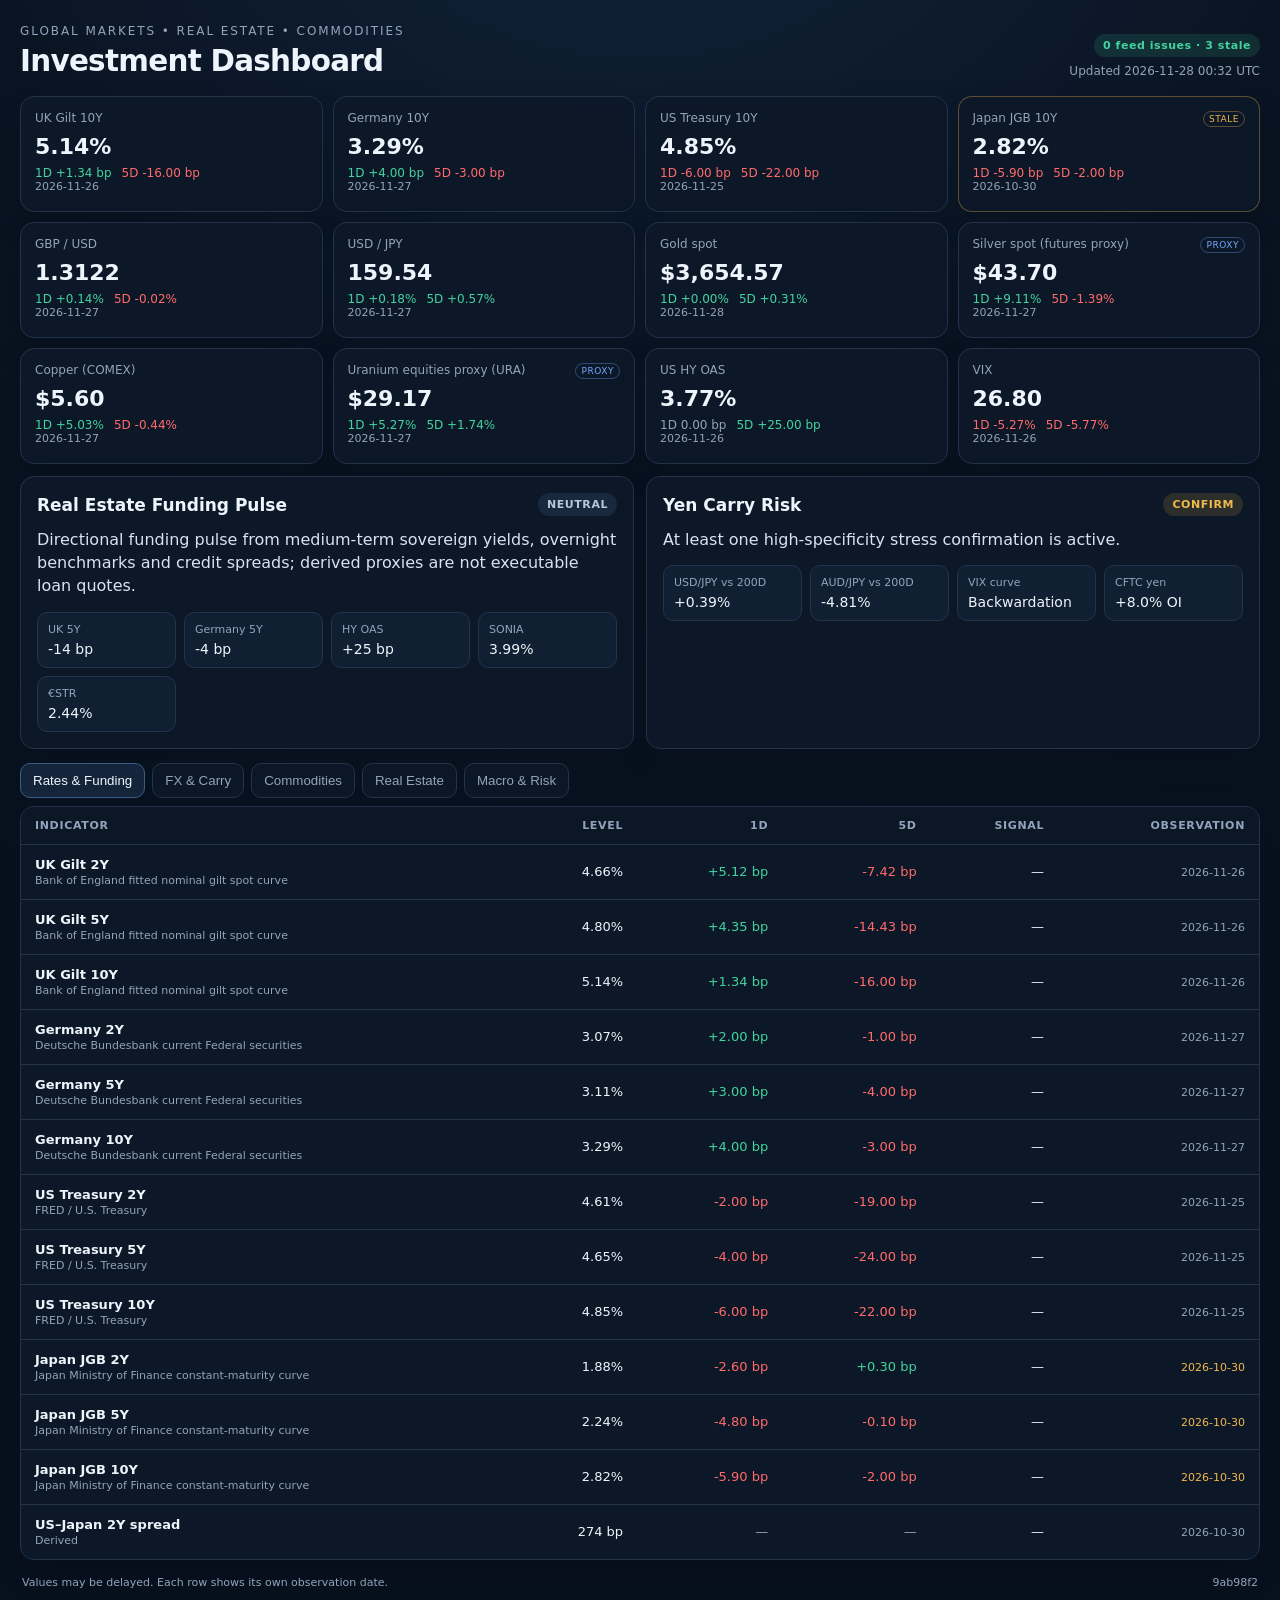
<file: index.html>
<!doctype html>
<html lang="en">
<head>
  <meta charset="utf-8" />
  <meta name="viewport" content="width=device-width, initial-scale=1" />
  <meta name="theme-color" content="#0b1220" />
  <title>Market & Real Estate Dashboard</title>
  <link rel="stylesheet" href="assets/dashboard.css" />
</head>
<body>
  <main class="shell">
    <header class="topbar">
      <div>
        <p class="eyebrow">GLOBAL MARKETS • REAL ESTATE • COMMODITIES</p>
        <h1>Investment Dashboard</h1>
      </div>
      <div class="status-wrap">
        <span id="market-status" class="pill neutral">Loading</span>
        <div class="asof" id="asof">As of —</div>
      </div>
    </header>

    <section class="headline-grid" id="headline-grid"></section>

    <section class="signal-row">
      <article class="panel signal-panel">
        <div class="panel-head"><h2>Real Estate Funding Pulse</h2><span id="re-signal" class="pill neutral">—</span></div>
        <p id="re-summary" class="summary">Loading funding conditions…</p>
        <div class="mini-grid" id="re-drivers"></div>
      </article>
      <article class="panel signal-panel">
        <div class="panel-head"><h2>Yen Carry Risk</h2><span id="carry-signal" class="pill neutral">—</span></div>
        <p id="carry-summary" class="summary">Loading carry indicators…</p>
        <div class="mini-grid" id="carry-drivers"></div>
      </article>
    </section>

    <nav class="tabs" aria-label="Dashboard sections">
      <button class="tab active" data-tab="rates">Rates & Funding</button>
      <button class="tab" data-tab="fx">FX & Carry</button>
      <button class="tab" data-tab="commodities">Commodities</button>
      <button class="tab" data-tab="realestate">Real Estate</button>
      <button class="tab" data-tab="risk">Macro & Risk</button>
    </nav>

    <section id="tab-content" class="panel table-panel"></section>

    <footer>
      <span>Values may be delayed. Each row shows its own observation date.</span>
      <span id="build-id"></span>
    </footer>
  </main>
  <script src="assets/dashboard.js"></script>
</body>
</html>
</file>
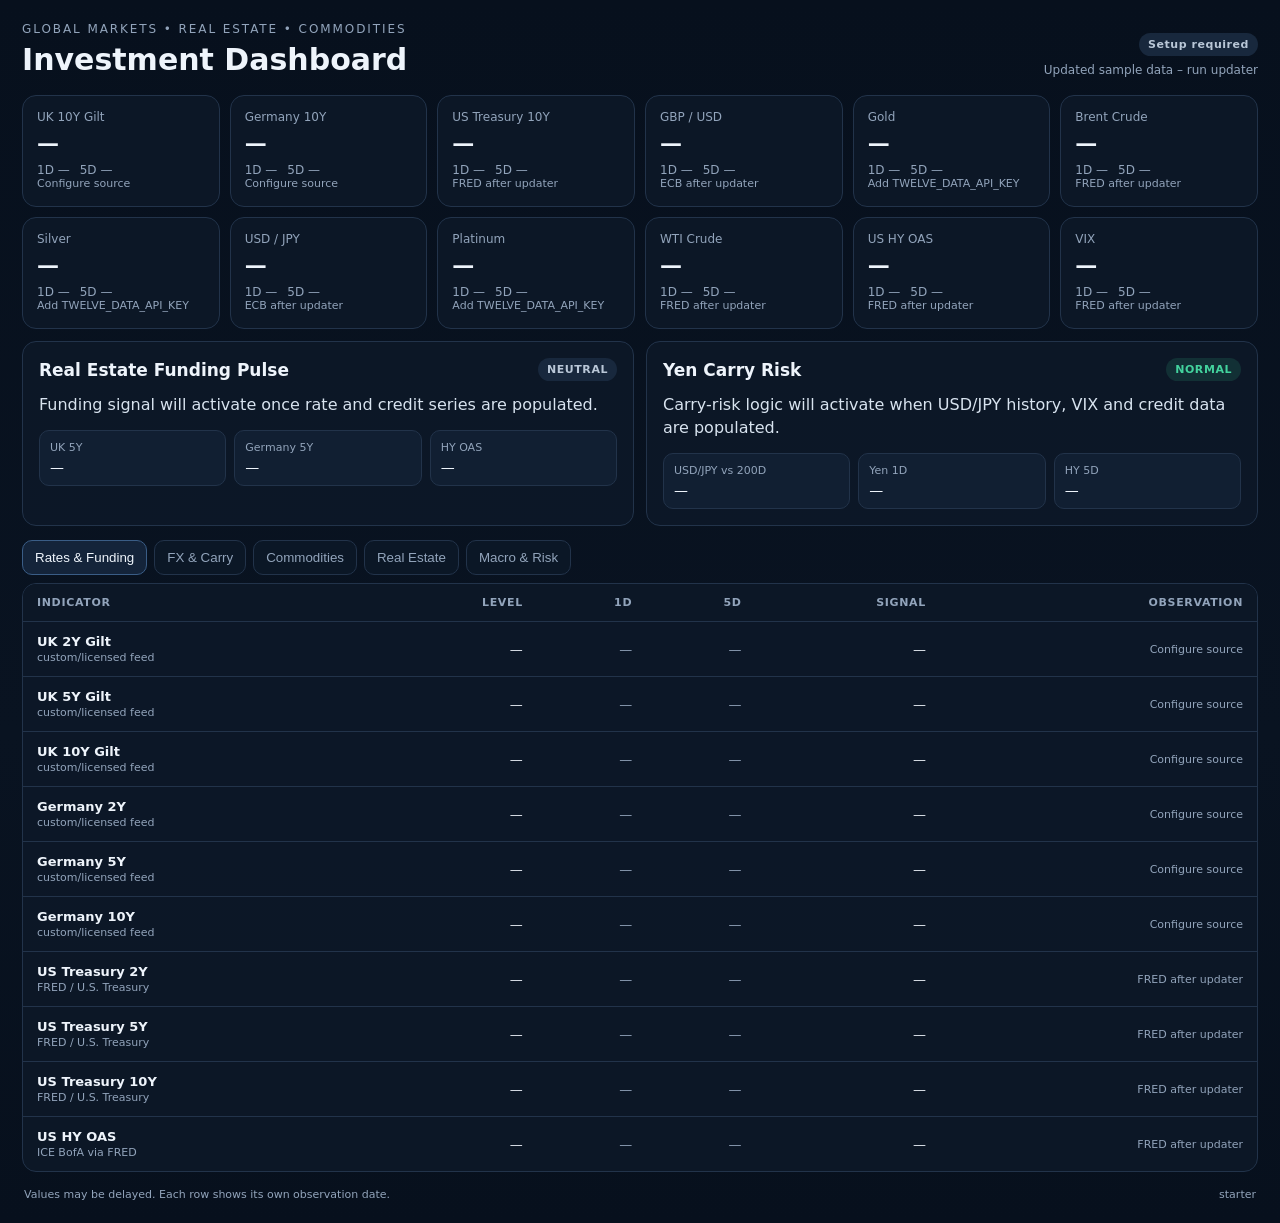
<file: investment-dashboard/index.html>
<!doctype html>
<html lang="en">
<head>
  <meta charset="utf-8" />
  <meta name="viewport" content="width=device-width, initial-scale=1" />
  <meta name="theme-color" content="#0b1220" />
  <title>Market & Real Estate Dashboard</title>
  <link rel="stylesheet" href="assets/dashboard.css" />
</head>
<body>
  <main class="shell">
    <header class="topbar">
      <div>
        <p class="eyebrow">GLOBAL MARKETS • REAL ESTATE • COMMODITIES</p>
        <h1>Investment Dashboard</h1>
      </div>
      <div class="status-wrap">
        <span id="market-status" class="pill neutral">Loading</span>
        <div class="asof" id="asof">As of —</div>
      </div>
    </header>

    <section class="headline-grid" id="headline-grid"></section>

    <section class="signal-row">
      <article class="panel signal-panel">
        <div class="panel-head"><h2>Real Estate Funding Pulse</h2><span id="re-signal" class="pill neutral">—</span></div>
        <p id="re-summary" class="summary">Loading funding conditions…</p>
        <div class="mini-grid" id="re-drivers"></div>
      </article>
      <article class="panel signal-panel">
        <div class="panel-head"><h2>Yen Carry Risk</h2><span id="carry-signal" class="pill neutral">—</span></div>
        <p id="carry-summary" class="summary">Loading carry indicators…</p>
        <div class="mini-grid" id="carry-drivers"></div>
      </article>
    </section>

    <nav class="tabs" aria-label="Dashboard sections">
      <button class="tab active" data-tab="rates">Rates & Funding</button>
      <button class="tab" data-tab="fx">FX & Carry</button>
      <button class="tab" data-tab="commodities">Commodities</button>
      <button class="tab" data-tab="realestate">Real Estate</button>
      <button class="tab" data-tab="risk">Macro & Risk</button>
    </nav>

    <section id="tab-content" class="panel table-panel"></section>

    <footer>
      <span>Values may be delayed. Each row shows its own observation date.</span>
      <span id="build-id"></span>
    </footer>
  </main>
  <script src="assets/dashboard.js"></script>
</body>
</html>
</file>
<file: assets/dashboard.css>
:root{color-scheme:dark;--bg:#07101d;--panel:#0d1828;--panel2:#111f32;--text:#eef4fb;--muted:#92a4bb;--line:#22334a;--green:#43d39e;--amber:#f1b84b;--red:#ff6b6b;--blue:#73a7ff}
*{box-sizing:border-box}html{background:var(--bg)}body{margin:0;min-width:320px;background:radial-gradient(circle at 50% -20%,#142640 0,#091321 38%,#07101d 78%);color:var(--text);font-family:Inter,ui-sans-serif,system-ui,-apple-system,BlinkMacSystemFont,"Segoe UI",sans-serif}.shell{width:min(1840px,calc(100% - 40px));margin:auto;padding:24px 0}.topbar{display:flex;justify-content:space-between;gap:24px;align-items:flex-end;margin-bottom:18px}.eyebrow{font-size:12px;letter-spacing:.16em;color:var(--muted);margin:0 0 6px}h1{font-size:clamp(27px,2.3vw,38px);margin:0;font-weight:650;letter-spacing:-.025em}h2{font-size:17px;margin:0}.status-wrap{text-align:right}.asof{margin-top:7px;color:var(--muted);font-size:12px}.headline-grid{display:grid;grid-template-columns:repeat(6,minmax(150px,1fr));gap:10px;margin-bottom:12px}.metric,.panel{background:rgba(13,24,40,.9);border:1px solid var(--line);border-radius:14px;box-shadow:0 14px 35px rgba(0,0,0,.1)}.metric{padding:14px;min-height:116px}.metric-top{display:flex;justify-content:space-between;gap:8px;align-items:flex-start}.metric .label{color:var(--muted);font-size:12px;line-height:1.3}.metric .value{font-size:22px;font-weight:650;margin:7px 0}.metric .moves{display:flex;flex-wrap:wrap;gap:5px 10px;font-size:12px}.metric.stale,.metric.unavailable{border-color:rgba(241,184,75,.35)}.up{color:var(--green)}.down{color:var(--red)}.flat{color:var(--muted)}.signal-row{display:grid;grid-template-columns:1fr 1fr;gap:12px;margin-bottom:14px}.signal-panel{padding:16px}.panel-head{display:flex;align-items:center;justify-content:space-between;gap:12px}.summary{color:#d8e3ef;margin:12px 0 14px;line-height:1.45}.mini-grid{display:grid;grid-template-columns:repeat(auto-fit,minmax(115px,1fr));gap:8px}.mini{padding:10px;border:1px solid var(--line);border-radius:10px;background:var(--panel2)}.mini span{display:block}.mini .k{font-size:11px;color:var(--muted);margin-bottom:5px}.mini .v{font-size:14px}.pill{display:inline-flex;align-items:center;padding:5px 9px;border-radius:999px;font-size:11px;font-weight:700;letter-spacing:.05em}.pill.normal,.pill.supportive{background:rgba(67,211,158,.13);color:var(--green)}.pill.arm,.pill.confirm,.pill.tightening{background:rgba(241,184,75,.14);color:var(--amber)}.pill.fire{background:rgba(255,107,107,.15);color:var(--red)}.pill.neutral{background:#18283d;color:#b9c7d7}.data-state{font-size:9px;text-transform:uppercase;letter-spacing:.06em;color:var(--amber);border:1px solid rgba(241,184,75,.35);border-radius:999px;padding:2px 5px}.data-state.proxy{color:var(--blue);border-color:rgba(115,167,255,.35)}.tabs{display:flex;gap:7px;overflow:auto;padding-bottom:8px;scrollbar-width:thin}.tab{appearance:none;border:1px solid var(--line);background:#0b1726;color:var(--muted);padding:9px 12px;border-radius:10px;cursor:pointer;white-space:nowrap}.tab:hover,.tab:focus-visible{border-color:#4d7099;color:var(--text)}.tab.active{color:var(--text);border-color:#3a5d86;background:#14243a}.table-panel{overflow:hidden}.table-wrap{overflow-x:auto}table{width:100%;border-collapse:collapse;min-width:800px}th,td{padding:12px 14px;text-align:right;border-bottom:1px solid var(--line);font-size:13px}th:first-child,td:first-child{text-align:left}th{color:var(--muted);font-size:11px;text-transform:uppercase;letter-spacing:.06em;background:#0c1726;position:sticky;top:0}tr:last-child td{border-bottom:0}tr:hover td{background:rgba(115,167,255,.025)}.source{color:var(--muted);font-size:11px}.observation{font-size:11px;color:var(--muted)}.observation.stale,.observation.unavailable{color:var(--amber)}.observation.proxy{color:var(--blue)}footer{display:flex;justify-content:space-between;gap:20px;color:var(--muted);font-size:11px;padding:16px 2px 0}
@media(max-width:1450px){.headline-grid{grid-template-columns:repeat(4,minmax(150px,1fr))}}
@media(max-width:980px){.shell{width:min(100% - 28px,900px)}.headline-grid{grid-template-columns:repeat(3,minmax(0,1fr))}.signal-row{grid-template-columns:1fr}}
@media(max-width:680px){.shell{width:calc(100% - 22px);padding:14px 0}.topbar{align-items:flex-start}.headline-grid{grid-template-columns:repeat(2,minmax(0,1fr));gap:8px}.mini-grid{grid-template-columns:repeat(2,minmax(0,1fr))}.metric{min-height:104px;padding:12px}.metric .value{font-size:20px}.status-wrap{max-width:145px}.eyebrow{font-size:10px}.asof{line-height:1.35}footer{flex-direction:column;gap:5px}}
@media(max-width:390px){.shell{width:calc(100% - 16px)}.topbar{gap:8px}.headline-grid{grid-template-columns:1fr 1fr}.metric{padding:10px}.metric .value{font-size:18px}.metric .moves{font-size:11px}.mini-grid{grid-template-columns:1fr 1fr}}
</file>
<file: investment-dashboard/assets/dashboard.css>
:root{color-scheme:dark;--bg:#07101d;--panel:#0d1828;--panel2:#111f32;--text:#eef4fb;--muted:#92a4bb;--line:#22334a;--green:#43d39e;--amber:#f1b84b;--red:#ff6b6b;--blue:#73a7ff}
*{box-sizing:border-box}body{margin:0;background:linear-gradient(180deg,#07101d,#091321 60%,#07101d);color:var(--text);font-family:Inter,ui-sans-serif,system-ui,-apple-system,BlinkMacSystemFont,"Segoe UI",sans-serif}.shell{max-width:1320px;margin:auto;padding:22px}.topbar{display:flex;justify-content:space-between;gap:24px;align-items:flex-end;margin-bottom:18px}.eyebrow{font-size:12px;letter-spacing:.16em;color:var(--muted);margin:0 0 6px}h1{font-size:30px;margin:0;font-weight:650}h2{font-size:17px;margin:0}.status-wrap{text-align:right}.asof{margin-top:7px;color:var(--muted);font-size:12px}.headline-grid{display:grid;grid-template-columns:repeat(6,minmax(0,1fr));gap:10px;margin-bottom:12px}.metric,.panel{background:rgba(13,24,40,.92);border:1px solid var(--line);border-radius:14px}.metric{padding:14px;min-height:112px}.metric .label{color:var(--muted);font-size:12px}.metric .value{font-size:22px;font-weight:650;margin:7px 0}.metric .moves{display:flex;gap:10px;font-size:12px}.up{color:var(--green)}.down{color:var(--red)}.flat{color:var(--muted)}.signal-row{display:grid;grid-template-columns:1fr 1fr;gap:12px;margin-bottom:14px}.signal-panel{padding:16px}.panel-head{display:flex;align-items:center;justify-content:space-between;gap:12px}.summary{color:#d8e3ef;margin:12px 0 14px;line-height:1.45}.mini-grid{display:grid;grid-template-columns:repeat(3,1fr);gap:8px}.mini{padding:10px;border:1px solid var(--line);border-radius:10px;background:var(--panel2)}.mini span{display:block}.mini .k{font-size:11px;color:var(--muted);margin-bottom:5px}.mini .v{font-size:14px}.pill{display:inline-flex;align-items:center;padding:5px 9px;border-radius:999px;font-size:11px;font-weight:700;letter-spacing:.05em}.pill.normal{background:rgba(67,211,158,.13);color:var(--green)}.pill.arm,.pill.confirm{background:rgba(241,184,75,.14);color:var(--amber)}.pill.fire{background:rgba(255,107,107,.15);color:var(--red)}.pill.neutral{background:#18283d;color:#b9c7d7}.tabs{display:flex;gap:7px;overflow:auto;padding-bottom:8px}.tab{appearance:none;border:1px solid var(--line);background:#0b1726;color:var(--muted);padding:9px 12px;border-radius:10px;cursor:pointer;white-space:nowrap}.tab.active{color:var(--text);border-color:#3a5d86;background:#14243a}.table-panel{overflow:hidden}.table-wrap{overflow-x:auto}table{width:100%;border-collapse:collapse;min-width:780px}th,td{padding:12px 14px;text-align:right;border-bottom:1px solid var(--line);font-size:13px}th:first-child,td:first-child{text-align:left}th{color:var(--muted);font-size:11px;text-transform:uppercase;letter-spacing:.06em;background:#0c1726}tr:last-child td{border-bottom:0}.source{color:var(--muted);font-size:11px}.stale{color:var(--amber)}footer{display:flex;justify-content:space-between;gap:20px;color:var(--muted);font-size:11px;padding:16px 2px 0}
@media(max-width:1050px){.headline-grid{grid-template-columns:repeat(3,1fr)}}@media(max-width:760px){.shell{padding:14px}.topbar{align-items:flex-start}.headline-grid{grid-template-columns:repeat(2,1fr)}.signal-row{grid-template-columns:1fr}.mini-grid{grid-template-columns:repeat(2,1fr)}h1{font-size:26px}.metric{min-height:100px}.metric .value{font-size:20px}}@media(max-width:430px){.shell{padding:10px}.headline-grid{gap:8px}.metric{padding:11px}.metric .value{font-size:18px}.topbar{gap:8px}.eyebrow{font-size:10px}.asof{max-width:130px}.mini-grid{grid-template-columns:1fr 1fr}}
</file>
